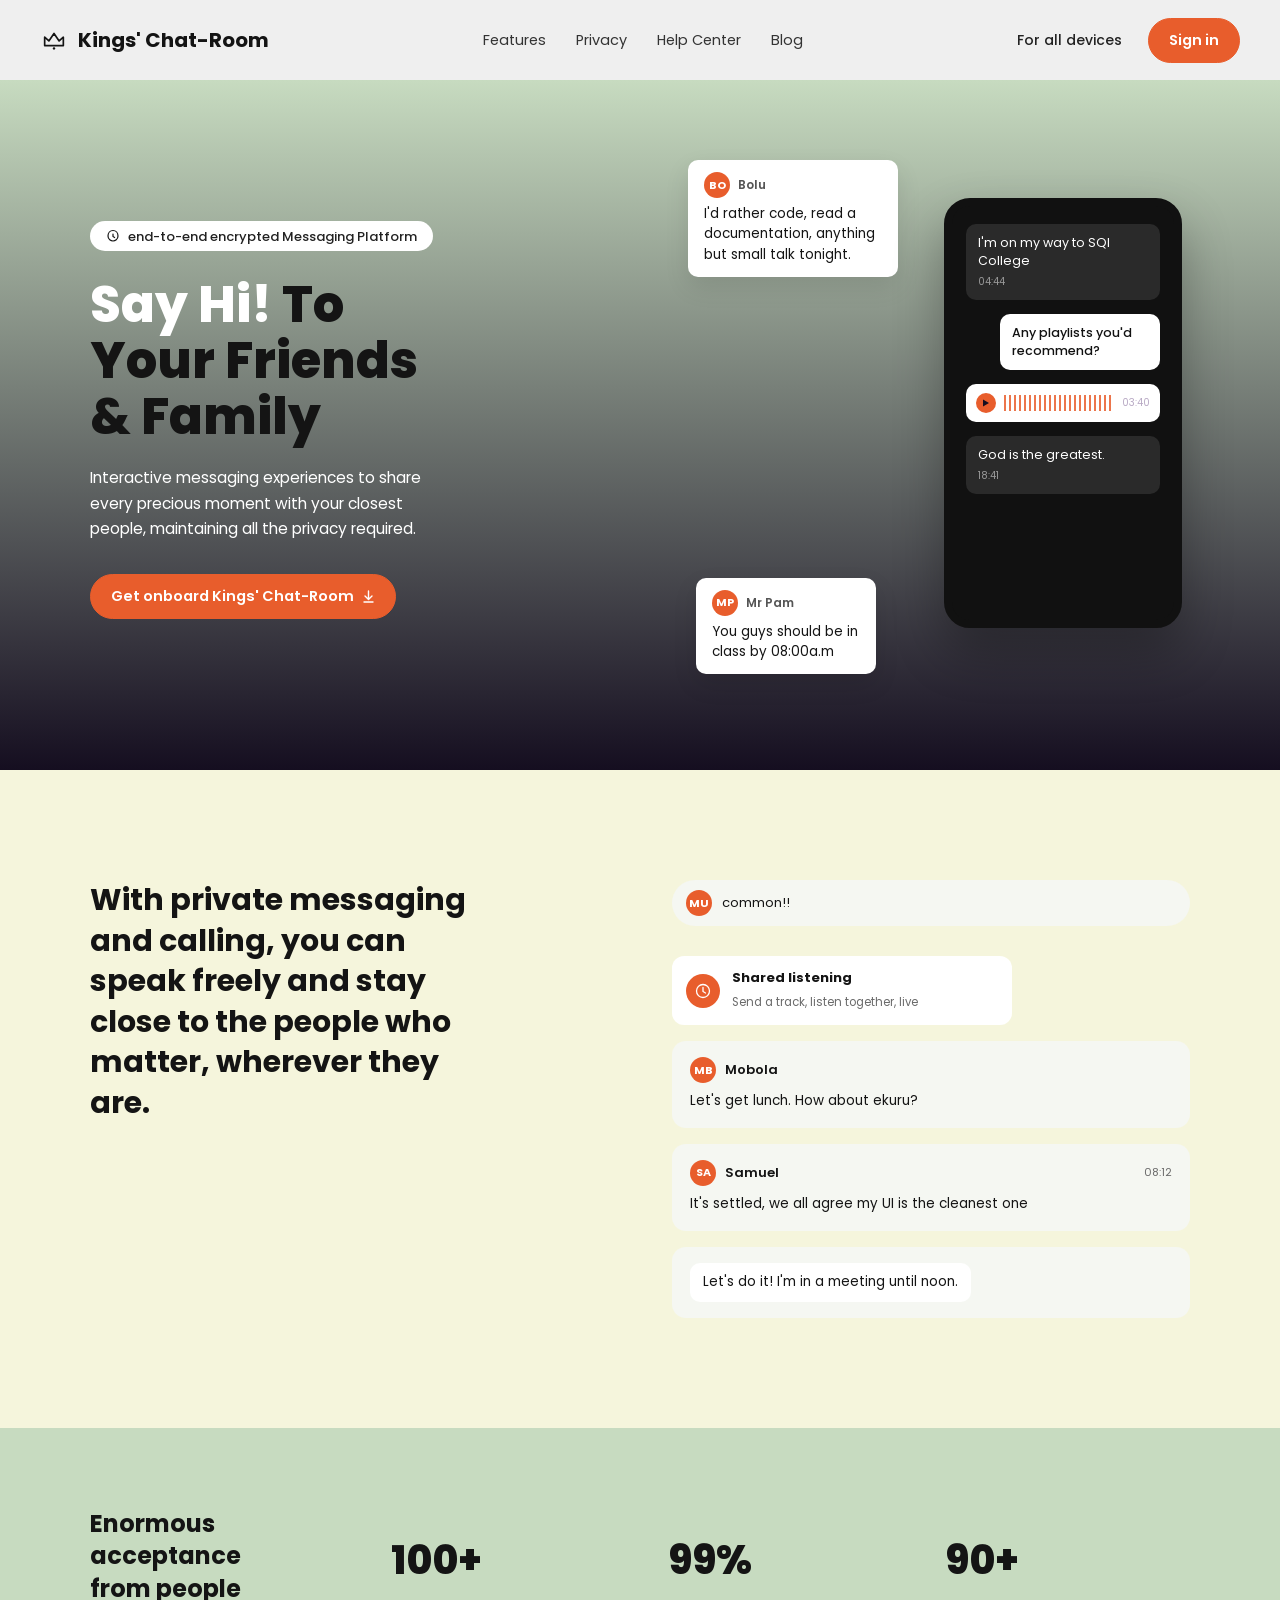
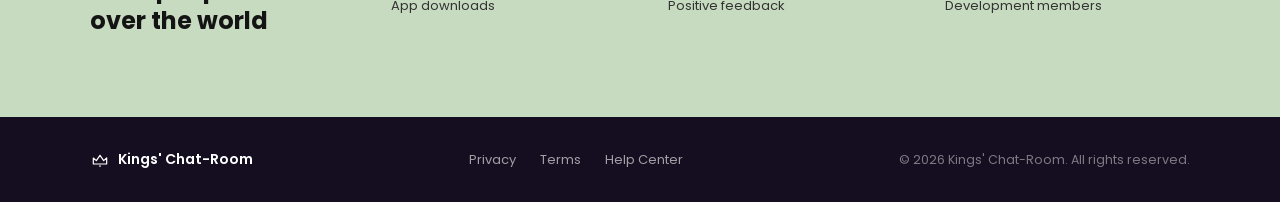
<file: folder/public/index.html>
<!DOCTYPE html>
<html lang="en">
<head>
<meta charset="UTF-8">
<meta name="viewport" content="width=device-width, initial-scale=1.0">
<title>Kings' Chat-Room</title>
<link rel="preconnect" href="https://fonts.googleapis.com">
<link href="https://fonts.googleapis.com/css2?family=Poppins:wght@400;500;600;700;800&display=swap" rel="stylesheet">
<link rel="stylesheet" href="style.css">
</head>
<body>

<nav>
  <div class="nav-top">
    <div class="logo">
      <svg width="28" height="28" viewBox="0 0 30 30" fill="none">
        <path d="M5 21L5 12L9.5 16L15 8L20.5 16L25 12L25 21H5Z" stroke="#141414" stroke-width="1.8" stroke-linejoin="round"/>
        <circle cx="15" cy="24" r="1.3" fill="#141414"/>
      </svg>
      <span>Kings' Chat-Room</span>
    </div>
    <div class="navlinks">
      <a href="#">Features</a>
      <a href="#">Privacy</a>
      <a href="#">Help Center</a>
      <a href="#">Blog</a>
    </div>
    <div class="navright">
      <span class="devices">For all devices</span>
      <a class="btn-gold nav-cta" href="signin.html">Sign in</a>
      <button class="hamburger-btn" id="hamburgerBtn" aria-label="Toggle menu" aria-expanded="false" aria-controls="mobileMenu">
        <svg width="22" height="22" viewBox="0 0 22 22" fill="none">
          <path d="M3 6h16M3 11h16M3 16h16" stroke="#141414" stroke-width="1.8" stroke-linecap="round"/>
        </svg>
      </button>
    </div>
  </div>

  <div class="mobile-menu" id="mobileMenu">
    <a href="#">Features</a>
    <a href="#">Privacy</a>
    <a href="#">Help Center</a>
    <a href="#">Blog</a>
    <a class="btn-gold" href="signin.html">Sign in</a>
  </div>
</nav>

<section class="hero">
  <svg class="hero-crest" viewBox="0 0 200 200" fill="none">
    <path d="M40 130L40 70L70 100L100 40L130 100L160 70L160 130H40Z" stroke="#E0BE6E" stroke-width="2"/>
  </svg>
  <div class="wrap hero-grid">
    <div>
      <div class="eyebrow">
        <svg width="14" height="14" viewBox="0 0 14 14" fill="none"><path d="M7 1.5C4 1.5 2 4 2 7c0 3.5 3 5 5 5s5-1.5 5-5c0-3-2-5.5-5-5.5Z" stroke="#141414" stroke-width="1.2"/><path d="M7 5v2.5l1.6 1" stroke="#141414" stroke-width="1.2" stroke-linecap="round"/></svg>
        end-to-end encrypted Messaging Platform
      </div>
      <h1><em>Say Hi!</em> To Your Friends & Family</h1>
      <p style="color: #ffffff;">Interactive messaging experiences to share every precious moment with your closest people, maintaining all the privacy required.</p>
      <div class="hero-cta">
        <a class="btn-gold" href="signup.html">
          Get onboard Kings' Chat-Room
          <svg width="13" height="13" viewBox="0 0 13 13" fill="none"><path d="M6.5 1v8M3 6l3.5 3.5L10 6M2 12h9" stroke="#fff" stroke-width="1.4" stroke-linecap="round" stroke-linejoin="round"/></svg>
        </a>
      </div>
    </div>

    <div class="panel-stage">
      <div class="bubble b1">
        <div class="bubble-from"><span class="avatar-ring">BO</span> Bolu</div>
        I'd rather code, read a documentation, anything but small talk tonight.
      </div>

      <div class="phone">
        <div class="phone-msg">I'm on my way to SQI College<div class="phone-time">04:44</div></div>
        <div class="phone-msg self">Any playlists you'd recommend?</div>
        <div class="voice-row">
          <div class="play-dot"><svg width="8" height="8" viewBox="0 0 8 8"><path d="M1 0.5L7 4L1 7.5V0.5Z" fill="#150E20"/></svg></div>
          <div class="wave"></div>
          <span style="font-size:10px;color:#B8A9C4;">03:40</span>
        </div>
        <div class="phone-msg">God is the greatest.<div class="phone-time">18:41</div></div>
      </div>

      <div class="bubble b4">
        <div class="bubble-from"><span class="avatar-ring">MP</span> Mr Pam</div>
        You guys should be in class by 08:00a.m
      </div>
    </div>
  </div>
</section>

<section class="strip">
  <div class="wrap strip-grid">
    <div>
      <h2>With private messaging and calling, you can speak freely and stay close to the people who matter, wherever they are.</h2>
    </div>

    <div class="strip-phone">
      <div class="strip-phone-screen">
        <div class="strip-mini">
          <span class="avatar-ring">MU</span> common!!
        </div>
        <div class="service-row" style="max-width:340px;">
          <div class="service-icon">
            <svg width="16" height="16" viewBox="0 0 16 16" fill="none"><circle cx="8" cy="8" r="6.5" stroke="#fff" stroke-width="1.3"/><path d="M8 4.5v4l2.5 1.5" stroke="#fff" stroke-width="1.3" stroke-linecap="round"/></svg>
          </div>
          <div class="service-text">
            <b>Shared listening</b>
            <span>Send a track, listen together, live</span>
          </div>
        </div>

        <div class="card-stack">
          <div class="card">
            <div class="from">
              <div class="from-left"><span class="avatar-ring">MB</span> Mobola</div>
            </div>
            <p>Let's get lunch. How about ekuru?</p>
          </div>
          <div class="card">
            <div class="from">
              <div class="from-left"><span class="avatar-ring">SA</span> Samuel</div>
              <span class="card-time from-time">08:12</span>
            </div>
            <p>It's settled, we all agree my UI is the cleanest one </p>
          </div>
          <div class="card self">
            <p>Let's do it! I'm in a meeting until noon.</p>
          </div>
        </div>
      </div>
    </div>
  </div>
</section>

<section class="stats">
  <div class="wrap stats-grid">
    <h3>Enormous acceptance from people over the world</h3>
    <div class="stat">
      <div class="stat-num">100+</div>
      <div class="stat-label">App downloads</div>
    </div>
    <div class="stat">
      <div class="stat-num">99%</div>
      <div class="stat-label">Positive feedback</div>
    </div>
    <div class="stat">
      <div class="stat-num">90+</div>
      <div class="stat-label">Development members</div>
    </div>
  </div>
</section>

<footer class="site-footer">
  <div class="wrap footer-inner">
    <div class="footer-brand">
      <svg width="20" height="20" viewBox="0 0 30 30" fill="none">
        <path d="M5 21L5 12L9.5 16L15 8L20.5 16L25 12L25 21H5Z" stroke="#fff" stroke-width="1.8" stroke-linejoin="round"/>
        <circle cx="15" cy="24" r="1.3" fill="#fff"/>
      </svg>
      Kings' Chat-Room
    </div>
    <div class="footer-links">
      <a href="#">Privacy</a>
      <a href="#">Terms</a>
      <a href="#">Help Center</a>
    </div>
    <p class="footer-copyright">© 2026 Kings' Chat-Room. All rights reserved.</p>
  </div>
</footer>

<script>
document.addEventListener('DOMContentLoaded', function () {
  var btn = document.getElementById('hamburgerBtn');
  var menu = document.getElementById('mobileMenu');
  if (!btn || !menu) return;

  btn.addEventListener('click', function () {
    var isOpen = menu.classList.toggle('open');
    btn.setAttribute('aria-expanded', String(isOpen));
    btn.classList.toggle('open', isOpen);
  });

  menu.querySelectorAll('a').forEach(function (link) {
    link.addEventListener('click', function () {
      menu.classList.remove('open');
      btn.setAttribute('aria-expanded', 'false');
      btn.classList.remove('open');
    });
  });
});

</script>
</body>
</html>
</file>
<file: folder/public/style.css>
:root {
  --plum: #c7dbc0;
  --plum-deep: #150e20;
  --parchment: #ffffff;
  --parchment-dim: #f5f7f2;
  --gold: #e85d2c;
  --gold-bright: #f0754a;
  --ink: #141414;
  --lilac: #3a3a3a;
  --lilac-dim: #6b6b6b;
}
* {
  box-sizing: border-box;
}
body {
  margin: 0;
  padding: 0;
}
html {
  overflow-x: hidden;
  margin: 0;
  padding: 0;
}
body {
  font-family: "Poppins", Arial, sans-serif;
  color: var(--ink);
  background: var(--parchment);
  -webkit-font-smoothing: antialiased;
  overflow-x: hidden;
  padding-top: 80px;
}
h1{
    font-family: "Poppins", Arial, sans-serif;
}
h2{
    font-family: "Poppins", Arial, sans-serif;
}
h3{
  font-family: "Poppins", Arial, sans-serif;
}
.serif {
  font-family: "Poppins", Arial, sans-serif;
}
a {
  text-decoration: none;
  color: inherit;
}
img {
  display: block;
}
svg {
  display: block;
}

.wrap {
  max-width: 1180px;
  margin: 0 auto;
  padding: 0 40px;
}

nav {
  background: #efefef;
  position: fixed;
  top: 0;
  left: 0;
  z-index: 1000;
  width: 100%;
}
.nav-top {
  display: flex;
  align-items: center;
  justify-content: space-between;
  height: 80px;
  padding: 0 40px;
}
.logo {
  display: flex;
  align-items: center;
  gap: 10px;
}
.logo span {
  font-size: 20px;
  font-weight: 700;
  color: var(--ink);
  letter-spacing: 0;
}
.navlinks {
  display: flex;
  gap: 30px;
}
.navlinks a {
  font-size: 14.5px;
  color: #333;
  transition: color 0.15s;
}
.navlinks a:hover {
  color: var(--gold);
}
.navright {
  display: flex;
  align-items: center;
  gap: 26px;
}
.navright .devices {
  font-size: 14px;
  color: #222;
  font-weight: 500;
}
.btn-gold {
  display: inline-flex;
  align-items: center;
  gap: 8px;
  background: var(--gold);
  color: #fff;
  padding: 11px 20px;
  border-radius: 24px;
  font-weight: 600;
  font-size: 14.5px;
  border: 1px solid var(--gold);
}
.btn-gold:hover {
  background: var(--gold-bright);
}

.hamburger-btn {
  display: none;
  align-items: center;
  justify-content: center;
  width: 38px;
  height: 38px;
  background: transparent;
  border: none;
  padding: 0;
  cursor: pointer;
}

.mobile-menu {
  display: none;
  flex-direction: column;
  background: #efefef;
  padding: 4px 40px 20px;
}
.mobile-menu.open {
  display: flex;
}
.mobile-menu a {
  padding: 13px 2px;
  font-size: 15px;
  color: #222;
  border-bottom: 1px solid rgba(0, 0, 0, 0.08);
}
.mobile-menu .btn-gold {
  margin-top: 14px;
  justify-content: center;
}

.hero {
  background: linear-gradient(180deg, var(--plum) 0%, var(--plum-deep) 100%);
  position: relative;
  overflow: hidden;
  padding: 80px 0 90px;
}
.hero-crest {
  display: none;
}
.hero-grid {
  display: grid;
  grid-template-columns: 1fr 1fr;
  gap: 40px;
  align-items: center;
  position: relative;
  z-index: 1;
}
.eyebrow {
  display: inline-flex;
  align-items: center;
  gap: 8px;
  background: #fff;
  color: #222;
  padding: 8px 16px;
  border-radius: 20px;
  font-size: 13px;
  line-height: 1;
  margin-bottom: 26px;
  font-weight: 500;
  white-space: nowrap;
}
.eyebrow svg {
  flex: none;
}
.hero h1 {
  color: var(--ink);
  font-size: 50px;
  line-height: 1.12;
  font-weight: 800;
  margin: 0 0 20px;
  max-width: 10ch;
}
.hero h1 em {
  font-style: normal;
  color: #fff;
}
.hero p {
  color: #2c2c2c;
  font-size: 15.5px;
  line-height: 1.65;
  max-width: 40ch;
  margin: 0 0 32px;
}
.hero-cta {
  display: flex;
  align-items: center;
  gap: 20px;
}
.link-ghost {
  font-size: 14.5px;
  color: #333;
  border-bottom: 1px solid #999;
  padding-bottom: 2px;
}

.panel-stage {
  position: relative;
  height: 520px;
}
.bubble {
  position: absolute;
  background: #fff;
  border-radius: 10px;
  padding: 12px 16px;
  font-size: 13.5px;
  line-height: 1.5;
  color: var(--ink);
  box-shadow: 0 10px 24px rgba(0, 0, 0, 0.1);
  max-width: 230px;
}
.bubble-from {
  display: flex;
  align-items: center;
  gap: 8px;
  margin-bottom: 6px;
  font-size: 12px;
  color: #555;
  font-weight: 600;
}
.avatar-ring {
  width: 26px;
  height: 26px;
  border-radius: 50%;
  background: var(--gold);
  color: #fff;
  display: flex;
  align-items: center;
  justify-content: center;
  font-size: 11px;
  font-weight: 700;
  font-family: "Poppins", sans-serif;
  flex: none;
}
.b1 {
  top: 0;
  left: 28px;
  width: 210px;
}
.b2 {
  top: 96px;
  left: 0;
}
.b3 {
  top: 96px;
  left: 0;
}

.phone {
  position: absolute;
  right: 8px;
  top: 38px;
  width: 238px;
  height: 430px;
  background: #111;
  border: 8px solid #111;
  border-radius: 26px;
  padding: 18px 14px;
  box-shadow: 0 24px 50px rgba(0, 0, 0, 0.3);
}
.phone-msg {
  background: #2a2a2a;
  color: #fff;
  border-radius: 10px;
  padding: 10px 12px;
  font-size: 12.5px;
  margin-bottom: 14px;
}
.phone-msg.self {
  background: #fff;
  color: #111;
  font-weight: 500;
  margin-left: 34px;
}
.phone-time {
  font-size: 10px;
  color: #999;
  margin-top: 4px;
}
.voice-row {
  display: flex;
  align-items: center;
  gap: 8px;
  background: #fff;
  border-radius: 10px;
  padding: 9px 10px;
  margin-bottom: 14px;
}
.play-dot {
  width: 20px;
  height: 20px;
  border-radius: 50%;
  background: var(--gold);
  flex: none;
  display: flex;
  align-items: center;
  justify-content: center;
}
.wave {
  flex: 1;
  height: 16px;
  background: repeating-linear-gradient(
    90deg,
    var(--gold) 0 2px,
    transparent 2px 5px
  );
  opacity: 0.85;
}

.b4 {
  bottom: 6px;
  left: 36px;
  width: 180px;
}

.strip {
  background: beige;
  padding: 110px 0;
}
.strip-grid {
  display: grid;
  grid-template-columns: 1fr 1fr;
  gap: 64px;
  align-items: start;
}
.strip h2 {
  font-size: 30px;
  line-height: 1.35;
  font-weight: 700;
  color: var(--ink);
  margin: 0 0 30px;
  max-width: 20ch;
}
.strip-mini {
  display: inline-flex;
  align-items: center;
  gap: 10px;
  background: var(--parchment-dim);
  padding: 10px 14px;
  border-radius: 24px;
  font-size: 13px;
}

.card-stack {
  display: flex;
  flex-direction: column;
  gap: 16px;
}
.strip-phone {
  display: flex;
  justify-content: center;
  position: relative;
}
.strip-phone-screen {
  display: flex;
  flex-direction: column;
  gap: 16px;
  width: 100%;
}
.card {
  background: var(--parchment-dim);
  border-radius: 14px;
  padding: 16px 18px;
}
.card .from {
  display: flex;
  align-items: center;
  justify-content: space-between;
  margin-bottom: 8px;
}
.card .from-left {
  display: flex;
  align-items: center;
  gap: 9px;
  font-size: 13px;
  font-weight: 600;
}
.card .from-time {
  font-size: 11px;
  color: var(--lilac-dim);
}
.card p {
  margin: 0;
  font-size: 13.5px;
  line-height: 1.55;
  color: var(--ink);
}
.card p + p {
  margin-top: 10px;
}
.card.self p {
  background: #fff;
  color: var(--ink);
  display: inline-block;
  padding: 9px 13px;
  border-radius: 10px;
}

.service-row {
  display: flex;
  align-items: center;
  gap: 12px;
  background: #fff;
  border-radius: 12px;
  padding: 12px 14px;
  margin-top: 14px;
}
.service-icon {
  width: 34px;
  height: 34px;
  border-radius: 50%;
  background: var(--gold);
  display: flex;
  align-items: center;
  justify-content: center;
  flex: none;
}
.service-text b {
  display: block;
  color: var(--ink);
  font-size: 13px;
}
.service-text span {
  font-size: 11.5px;
  color: var(--lilac-dim);
}

.stats {
  background: var(--plum);
  padding: 80px 0;
}
.stats-grid {
  display: grid;
  grid-template-columns: 1.1fr 1fr 1fr 1fr;
  gap: 32px;
  align-items: center;
}
.stats h3 {
  color: var(--ink);
  font-size: 24px;
  line-height: 1.35;
  font-weight: 700;
  margin: 0;
  max-width: 14ch;
}
.stat-num {
  font-family: "Poppins", sans-serif;
  font-size: 40px;
  color: var(--ink);
  font-weight: 800;
}
.stat-label {
  font-size: 13px;
  color: #333;
  margin-top: 6px;
}

.site-footer {
  background: var(--plum-deep);
  padding: 32px 0;
}
.footer-inner {
  display: flex;
  align-items: center;
  justify-content: space-between;
  flex-wrap: wrap;
  gap: 18px;
}
.footer-brand {
  display: flex;
  align-items: center;
  gap: 8px;
  color: #fff;
  font-weight: 600;
  font-size: 14px;
}
.footer-links {
  display: flex;
  gap: 24px;
}
.footer-links a {
  color: rgba(255, 255, 255, 0.6);
  font-size: 13px;
  text-decoration: none;
}
.footer-links a:hover {
  color: #fff;
}
.footer-copyright {
  color: rgba(255, 255, 255, 0.45);
  font-size: 12.5px;
  margin: 0;
}

@media (max-width: 880px) {
  .wrap {
    padding: 0 24px;
  }
  .nav-top {
    padding: 0 20px;
  }
  .navlinks {
    display: none;
  }
  .navright {
    gap: 14px;
  }
  .navright .devices {
    display: none;
  }
  .navright .nav-cta {
    display: none;
  }
  .hamburger-btn {
    display: flex;
  }
  .mobile-menu {
    padding: 4px 20px 18px;
  }
  .hero {
    padding: 56px 0 64px;
  }
  .hero-grid {
    grid-template-columns: 1fr;
    gap: 36px;
  }
  .strip-grid {
    grid-template-columns: 1fr;
    gap: 16px;
  }
  .strip-phone-screen {
    background: #F3EFD9;
    border: 10px solid var(--plum-deep);
    border-radius: 34px;
    padding: 32px 16px 24px;
    max-width: 300px;
    margin: 0 auto;
    box-shadow: 0 30px 60px rgba(0, 0, 0, 0.28);
    position: relative;
  }
  .strip-phone-screen::before {
    content: "";
    position: absolute;
    top: 13px;
    left: 50%;
    transform: translateX(-50%);
    width: 56px;
    height: 5px;
    border-radius: 3px;
    background: var(--plum-deep);
  }
  .strip-phone::before,
  .strip-phone::after {
    content: "";
    position: absolute;
    background: var(--plum-deep);
    border-radius: 2px;
  }
  .strip-phone::before {
    left: calc(50% - 160px);
    top: 90px;
    width: 3px;
    height: 46px;
  }
  .strip-phone::after {
    right: calc(50% - 160px);
    top: 70px;
    width: 3px;
    height: 32px;
  }
  .footer-inner {
    flex-direction: column;
    text-align: center;
  }
  .hero h1 {
    font-size: 38px;
    max-width: 11ch;
  }
  .hero p {
    max-width: none;
  }
  .strip {
    padding: 64px 0;
  }
  .strip h2 {
    font-size: 26px;
    max-width: none;
  }
  .panel-stage {
    position: static;
    height: auto;
    display: flex;
    flex-direction: column;
    align-items: center;
    gap: 18px;
    margin-top: 36px;
  }
  .bubble {
    position: static;
    width: 100%;
    max-width: 320px;
  }
  .bubble.b1{
    align-self: flex-start;
  }
  .bubble.b4 {
    align-self: flex-start;
  }
  .phone {
    position: static;
    width: 220px;
    height: 396px;
    flex: none;
  }

  .stats {
    padding: 56px 0;
  }
  .stats-grid {
    grid-template-columns: 1fr 1fr;
    row-gap: 36px;
    column-gap: 24px;
  }
  .stats h3 {
    grid-column: 1 / -1;
    max-width: none;
    font-size: 22px;
    text-align: center;
  }
  .stat {
    text-align: center;
  }
  .stat:nth-child(4) {
    grid-column: 1 / -1;
    display: flex;
    flex-direction: column;
    align-items: center;
    text-align: center;
    margin-top: 4px;
  }
}

@media (max-width: 520px) {
  .wrap {
    padding: 0 20px;
  }
  .nav-top {
    padding: 0 16px;
  }
  .logo {
    flex: 1;
    min-width: 0;
  }
  .logo span {
    font-size: 17px;
    white-space: nowrap;
    overflow: hidden;
    text-overflow: ellipsis;
  }
  .btn-gold {
    padding: 10px 16px;
    font-size: 13.5px;
  }
  .hero {
    padding: 44px 0 52px;
  }
  .hero h1 {
    font-size: 32px;
    max-width: none;
  }
  .eyebrow {
    font-size: 11.5px;
    gap: 6px;
    padding: 7px 13px;
  }
  .eyebrow svg {
    width: 12px;
    height: 12px;
  }
  .hero-cta {
    flex-wrap: wrap;
  }
  .hero-cta .btn-gold {
    width: 100%;
    justify-content: center;
  }
  .bubble {
    max-width: 100%;
    font-size: 13px;
  }
  .phone {
    width: 190px;
    height: 344px;
    padding: 14px 11px;
  }
  .phone-msg {
    font-size: 11.5px;
    padding: 8px 10px;
    margin-bottom: 11px;
  }
  .strip h2 {
    font-size: 23px;
  }
  .card {
    padding: 14px 15px;
  }
  .stats h3 {
    font-size: 21px;
  }
  .stat-num {
    font-size: 34px;
  }
}
</file>
